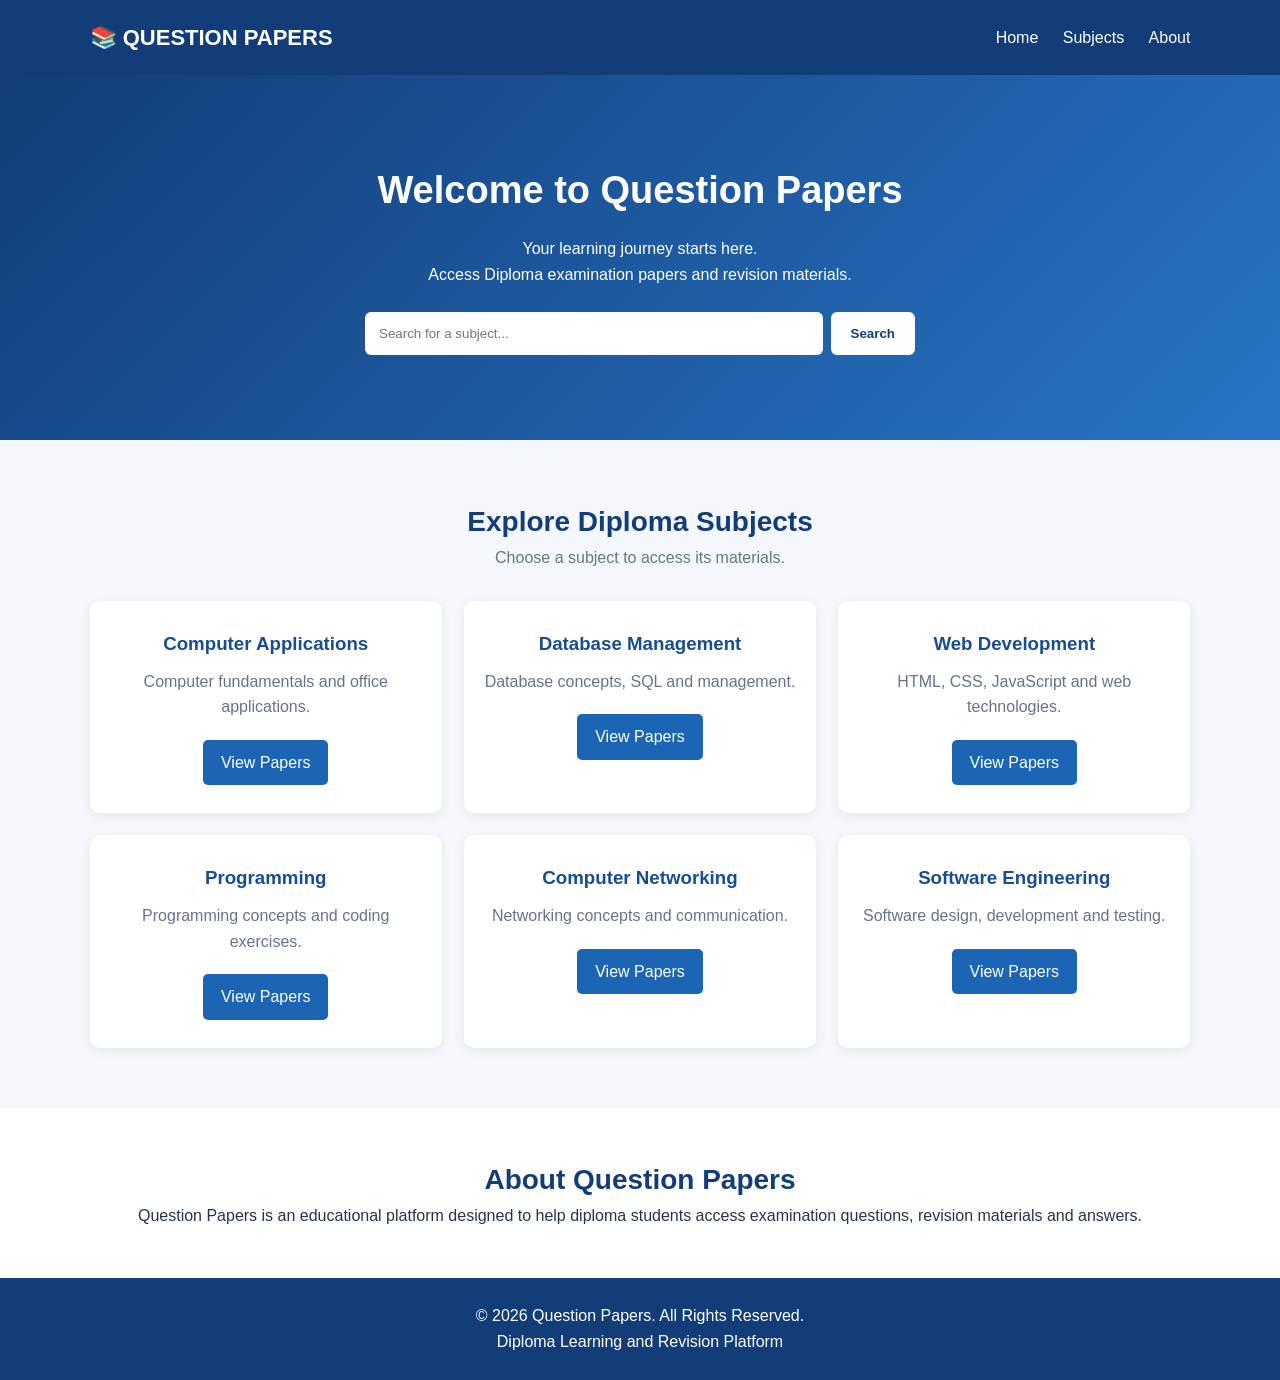
<file: index.html>
<!DOCTYPE html>
<html lang="en">
<head>
    <meta charset="UTF-8">
    <meta name="viewport" content="width=device-width, initial-scale=1.0">
    <title>Question Papers | Diploma Studies</title>
    <link rel="stylesheet" href="style.css">
</head>
<body>

<header>
    <div class="logo">📚 QUESTION PAPERS</div>
    <nav>
        <a href="index.html">Home</a>
        <a href="#subjects">Subjects</a>
        <a href="#about">About</a>
    </nav>
</header>

<section class="hero">
    <h1>Welcome to Question Papers</h1>
    <p>Your learning journey starts here.</p>
    <p>Access Diploma examination papers and revision materials.</p>

    <div class="search-box">
        <input type="text" id="searchInput"
        placeholder="Search for a subject...">
        <button onclick="searchSubjects()">Search</button>
    </div>
</section>

<section class="subjects" id="subjects">
    <h2>Explore Diploma Subjects</h2>
    <p class="subtitle">Choose a subject to access its materials.</p>

    <div class="subject-grid" id="subjectGrid">

        <div class="subject-card">
            <h3>Computer Applications</h3>
            <p>Computer fundamentals and office applications.</p>
            <a href="questions.html?subject=computer-applications">View Papers</a>
        </div>

        <div class="subject-card">
            <h3>Database Management</h3>
            <p>Database concepts, SQL and management.</p>
            <a href="questions.html?subject=database-management">View Papers</a>
        </div>

        <div class="subject-card">
            <h3>Web Development</h3>
            <p>HTML, CSS, JavaScript and web technologies.</p>
            <a href="questions.html?subject=web-development">View Papers</a>
        </div>

        <div class="subject-card">
            <h3>Programming</h3>
            <p>Programming concepts and coding exercises.</p>
            <a href="questions.html?subject=programming">View Papers</a>
        </div>

        <div class="subject-card">
            <h3>Computer Networking</h3>
            <p>Networking concepts and communication.</p>
            <a href="questions.html?subject=networking">View Papers</a>
        </div>

        <div class="subject-card">
            <h3>Software Engineering</h3>
            <p>Software design, development and testing.</p>
            <a href="questions.html?subject=software-engineering">View Papers</a>
        </div>

    </div>
</section>

<section class="about" id="about">
    <h2>About Question Papers</h2>
    <p>
        Question Papers is an educational platform designed
        to help diploma students access examination questions,
        revision materials and answers.
    </p>
</section>

<footer>
    <p>© 2026 Question Papers. All Rights Reserved.</p>
    <p>Diploma Learning and Revision Platform</p>
</footer>

<script src="script.js"></script>
</body>
</html>
</file>
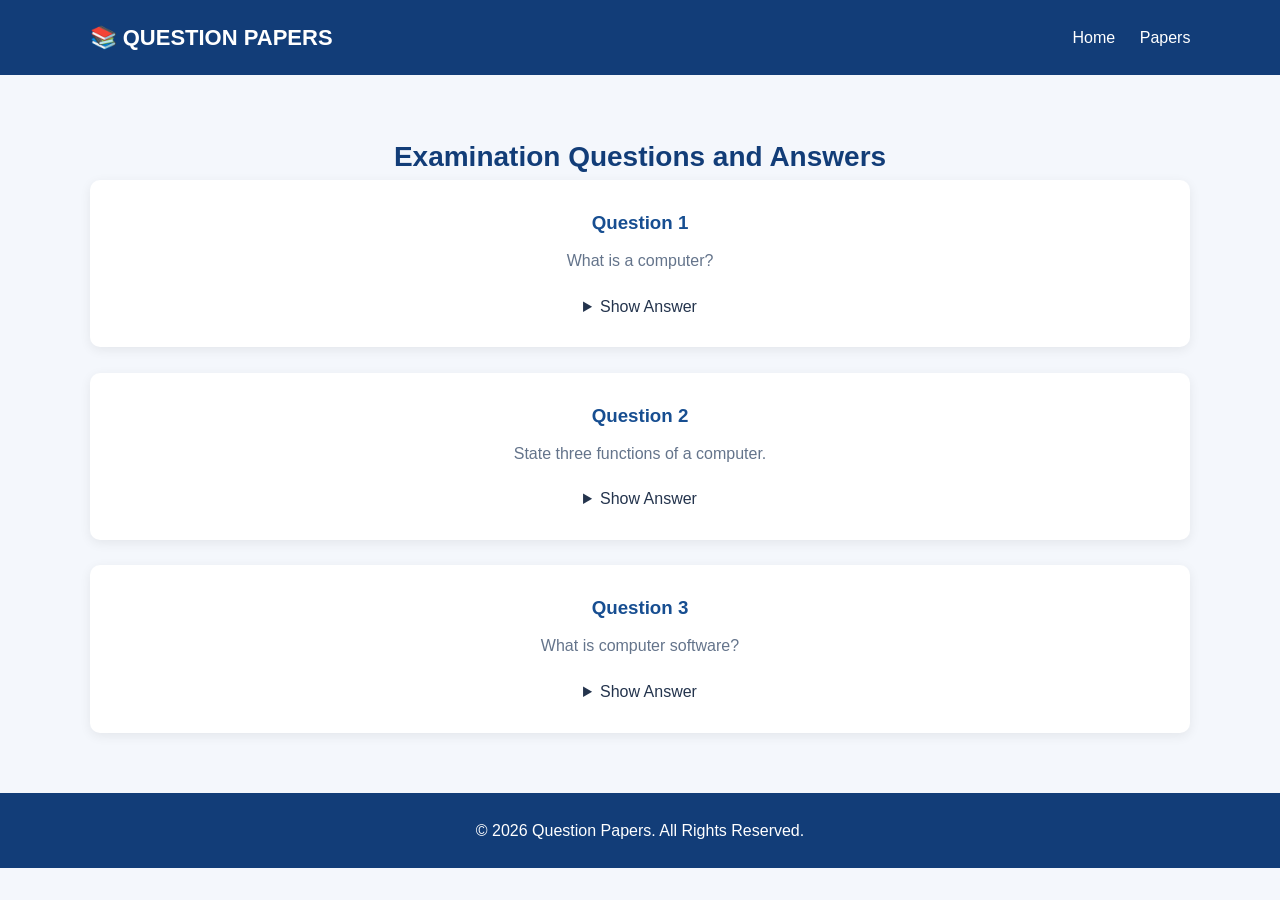
<file: answers.html>
<!DOCTYPE html>
<html lang="en">
<head>
    <meta charset="UTF-8">
    <meta name="viewport" content="width=device-width, initial-scale=1.0">
    <title>Questions and Answers</title>
    <link rel="stylesheet" href="style.css">
</head>
<body>

<header>
    <div class="logo">📚 QUESTION PAPERS</div>
    <nav>
        <a href="index.html">Home</a>
        <a href="questions.html">Papers</a>
    </nav>
</header>

<section class="subjects">
    <h2>Examination Questions and Answers</h2>

    <div class="subject-card">
        <h3>Question 1</h3>
        <p>What is a computer?</p>
        <details>
            <summary>Show Answer</summary>
            <p>A computer is an electronic device that accepts,
            processes, stores and outputs data.</p>
        </details>
    </div>

    <br>

    <div class="subject-card">
        <h3>Question 2</h3>
        <p>State three functions of a computer.</p>
        <details>
            <summary>Show Answer</summary>
            <p>
                1. Input<br>
                2. Processing<br>
                3. Output
            </p>
        </details>
    </div>

    <br>

    <div class="subject-card">
        <h3>Question 3</h3>
        <p>What is computer software?</p>
        <details>
            <summary>Show Answer</summary>
            <p>Software is a collection of programs and instructions
            that tell a computer what to do.</p>
        </details>
    </div>

</section>

<footer>
    <p>© 2026 Question Papers. All Rights Reserved.</p>
</footer>

</body>
</html>
</file>
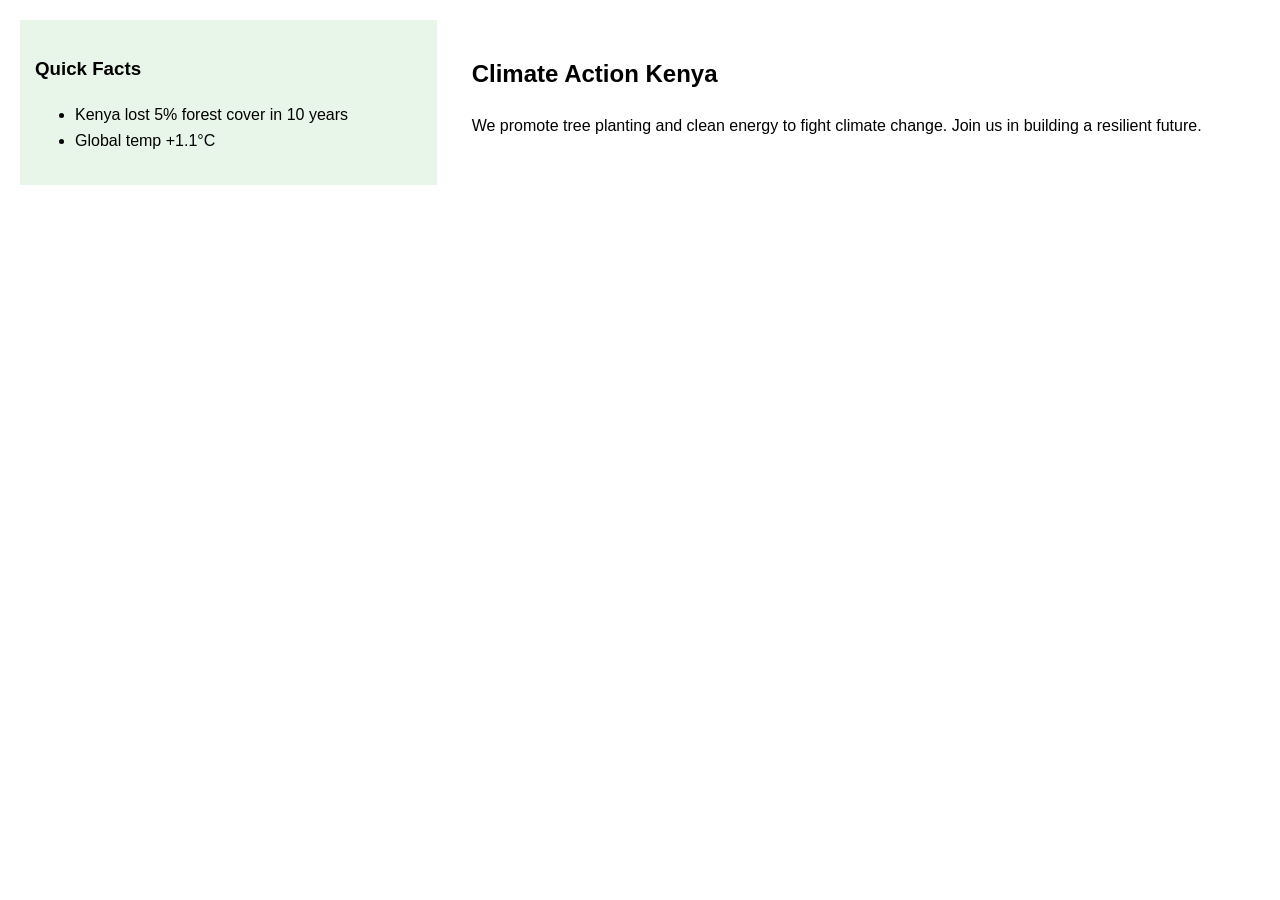
<file: CAC.html>
<!DOCTYPE html>
<html>
<head>
<style>
  body { font-family: Verdana, Arial, sans-serif; margin:0; line-height:1.6; }
  .container {
    display: flex;
    gap: 20px;
    padding: 20px;
  }
  .sidebar {
    flex: 1;
    background: #e8f5e9;
    padding: 15px;
  }
  .main {
    flex: 2;
    background: #fff;
    padding: 15px;
  }
  /* Responsive: single column below 600px */
  @media (max-width: 600px) {
    .container { flex-direction: column; }
  }
</style>
</head>
<body>
  <div class="container">
    <aside class="sidebar">
      <h3>Quick Facts</h3>
      <ul>
        <li>Kenya lost 5% forest cover in 10 years</li>
        <li>Global temp +1.1°C</li>
      </ul>
    </aside>
    <article class="main">
      <h1>Climate Action Kenya</h1>
      <p>We promote tree planting and clean energy to fight climate change. Join us in building a resilient future.</p>
    </article>
  </div>
</body>
</html>
</file>
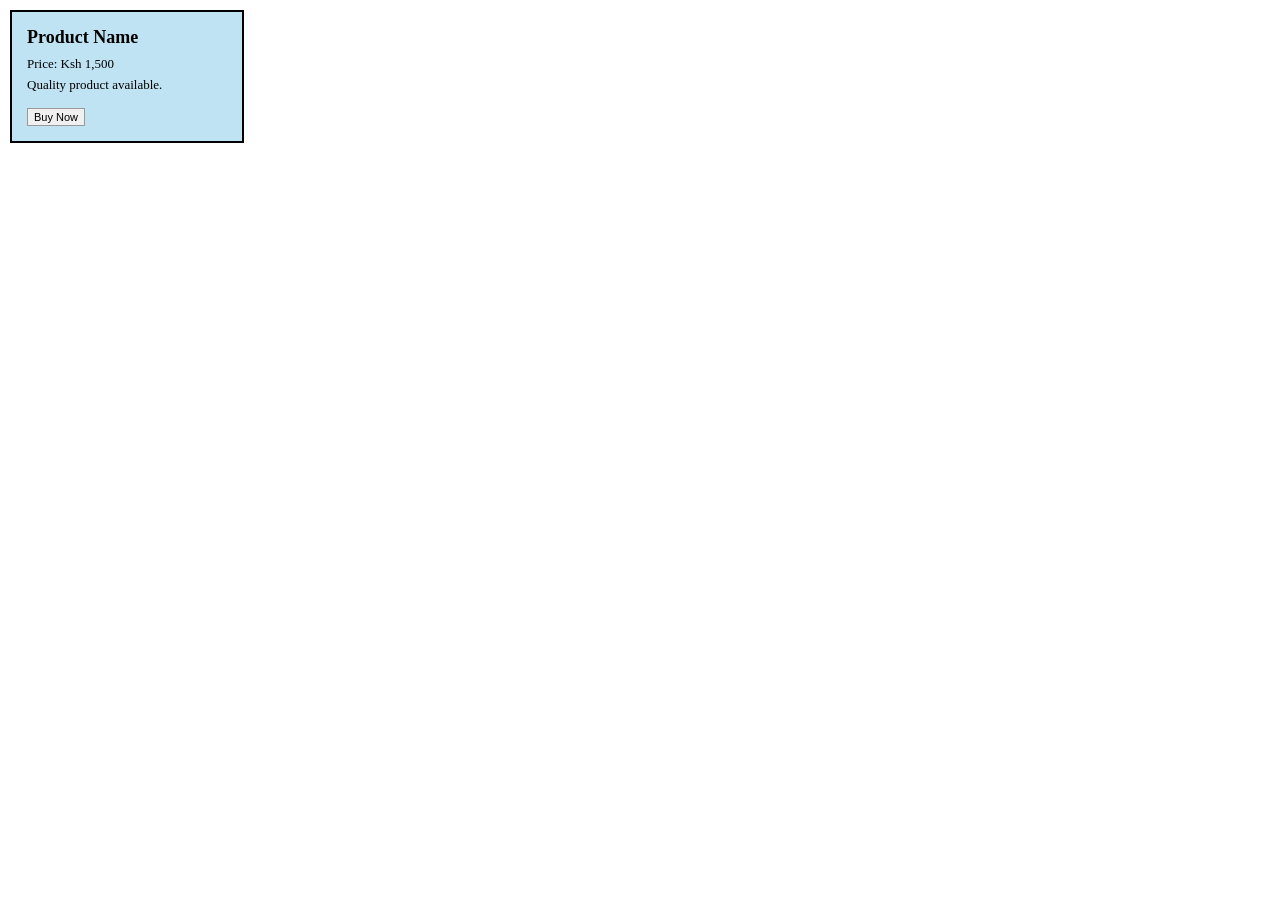
<file: CSSboxmodel.html>
<!DOCTYPE html>
<html lang="en">
<head>
<meta charset="UTF-8">
<title>CSS Box Model - Product Card</title>
<style>
  body {
    background: white;
    font-family: Times New Roman, serif;
    margin: 0;
  }

  /* THIS IS THE BOX MODEL - Same as your screenshot */
  .product-box {
    /* 1. CONTENT - width of the text area */
    width: 200px;

    /* 2. BACKGROUND - light blue like in photo */
    background-color: #BFE3F2;

    /* 3. PADDING - space INSIDE between text and border */
    padding: 15px;

    /* 4. BORDER - black line around it */
    border: 2px solid black;

    /* 5. MARGIN - space OUTSIDE, pushes it from screen edge */
    margin: 10px;
    /* margin-top: 10px; margin-left: 10px; */
  }

  .product-box h3 {
    margin: 0 0 8px 0; /* margin below heading */
    font-size: 18px;
    font-weight: bold;
  }

  .product-box p {
    margin: 5px 0; /* small margin between lines */
    font-size: 13px;
  }

  .product-box button {
    margin-top: 10px; /* margin above button */
    padding: 2px 6px; /* padding inside button */
    background: #f0f0f0;
    border: 1px solid #999;
    font-size: 11px;
    cursor: pointer;
  }
</style>
</head>
<body>

  <div class="product-box">
    <h3>Product Name</h3>
    <p>Price: Ksh 1,500</p>
    <p>Quality product available.</p>
    <button>Buy Now</button>
  </div>

</body>
</html>
</file>
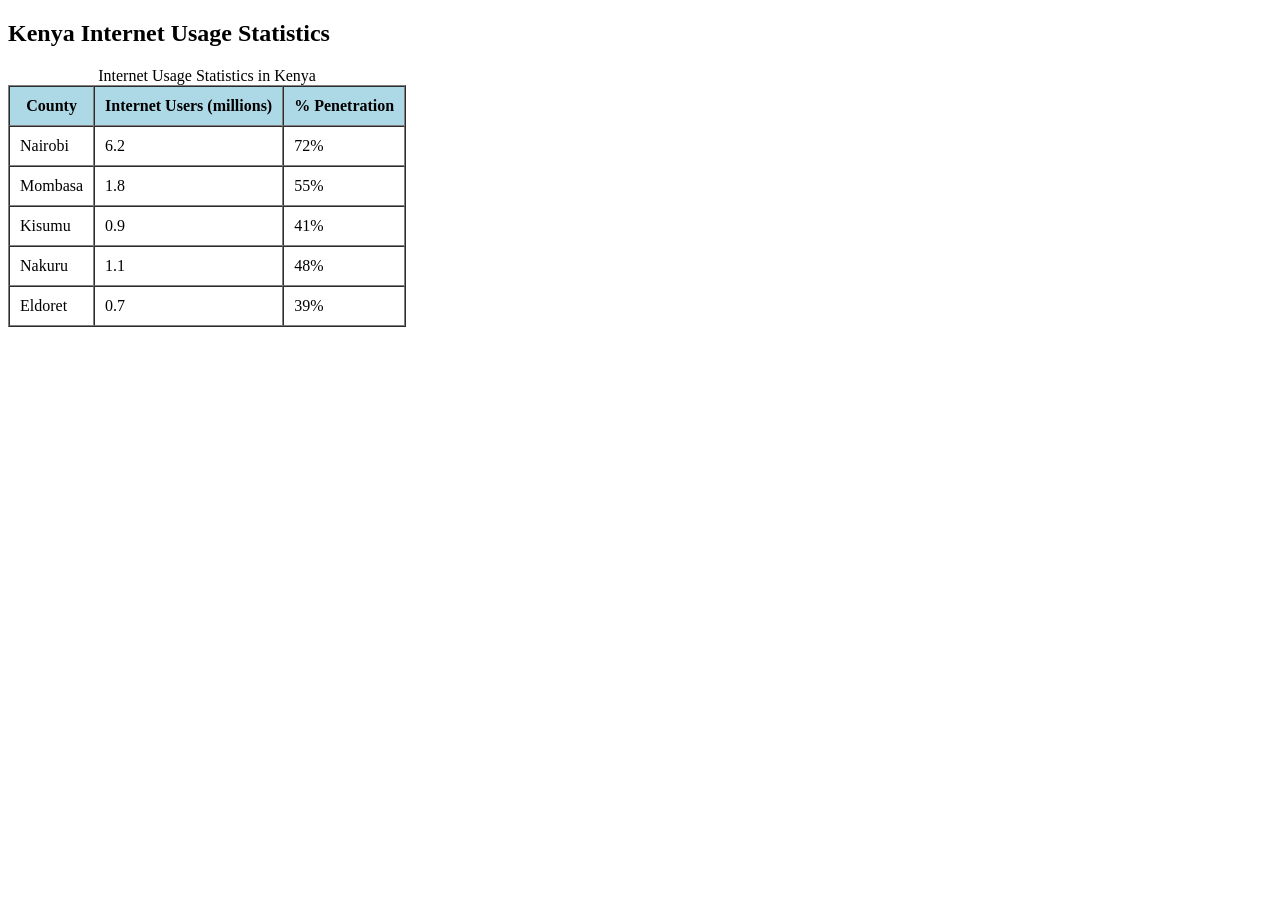
<file: KNBS.html>
<!DOCTYPE html>
<html>
<head>
    <title>Kenya Internet Usage Statistics</title>
</head>
<body>

    <h2>Kenya Internet Usage Statistics</h2>

    <table border="1" cellpadding="10" cellspacing="0">

        <caption>Internet Usage Statistics in Kenya</caption>

        <tr bgcolor="lightblue">
            <th>County</th>
            <th>Internet Users (millions)</th>
            <th>% Penetration</th>
        </tr>

        <tr>
            <td>Nairobi</td>
            <td>6.2</td>
            <td>72%</td>
        </tr>

        <tr>
            <td>Mombasa</td>
            <td>1.8</td>
            <td>55%</td>
        </tr>

        <tr>
            <td>Kisumu</td>
            <td>0.9</td>
            <td>41%</td>
        </tr>

        <tr>
            <td>Nakuru</td>
            <td>1.1</td>
            <td>48%</td>
        </tr>

        <tr>
            <td>Eldoret</td>
            <td>0.7</td>
            <td>39%</td>
        </tr>

    </table>

</body>
</html>
</file>
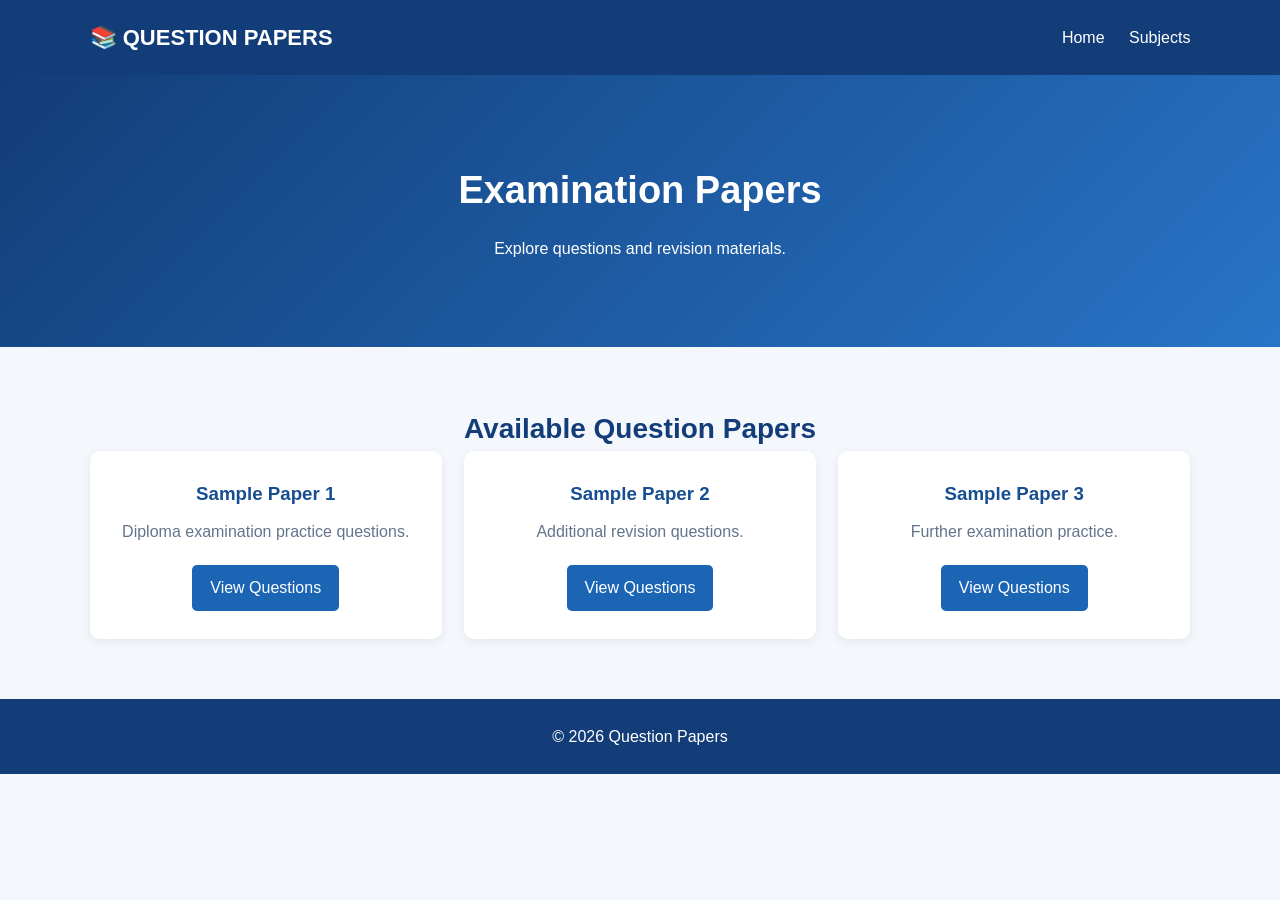
<file: questions.html>
<!DOCTYPE html>
<html lang="en">
<head>
    <meta charset="UTF-8">
    <meta name="viewport" content="width=device-width, initial-scale=1.0">
    <title>Question Papers</title>
    <link rel="stylesheet" href="style.css">
</head>
<body>

<header>
    <div class="logo">📚 QUESTION PAPERS</div>
    <nav>
        <a href="index.html">Home</a>
        <a href="index.html#subjects">Subjects</a>
    </nav>
</header>

<section class="hero">
    <h1 id="subjectTitle">Examination Papers</h1>
    <p>Explore questions and revision materials.</p>
</section>

<section class="subjects">
    <h2>Available Question Papers</h2>

    <div class="subject-grid">

        <div class="subject-card">
            <h3>Sample Paper 1</h3>
            <p>Diploma examination practice questions.</p>
            <a href="answers.html?paper=1">View Questions</a>
        </div>

        <div class="subject-card">
            <h3>Sample Paper 2</h3>
            <p>Additional revision questions.</p>
            <a href="answers.html?paper=2">View Questions</a>
        </div>

        <div class="subject-card">
            <h3>Sample Paper 3</h3>
            <p>Further examination practice.</p>
            <a href="answers.html?paper=3">View Questions</a>
        </div>

    </div>
</section>

<footer>
    <p>© 2026 Question Papers</p>
</footer>

<script>
const subjects = {
    "computer-applications": "Computer Applications",
    "database-management": "Database Management",
    "web-development": "Web Development",
    "programming": "Programming",
    "networking": "Computer Networking",
    "software-engineering": "Software Engineering"
};

const selected = new URLSearchParams(location.search)
    .get("subject");

document.getElementById("subjectTitle").textContent =
    subjects[selected] || "Examination Papers";
</script>

</body>
</html>
</file>
<file: style.css>
* {
    margin: 0;
    padding: 0;
    box-sizing: border-box;
}

body {
    font-family: Arial, sans-serif;
    background: #f4f7fc;
    color: #24344d;
    line-height: 1.6;
}

header {
    background: #123d78;
    color: white;
    padding: 20px 7%;
    display: flex;
    justify-content: space-between;
    align-items: center;
    flex-wrap: wrap;
}

.logo {
    font-size: 22px;
    font-weight: bold;
}

nav a {
    color: white;
    text-decoration: none;
    margin-left: 20px;
}

nav a:hover {
    color: #a9d1ff;
}

.hero {
    background: linear-gradient(135deg, #123d78, #2875c7);
    color: white;
    text-align: center;
    padding: 85px 20px;
}

.hero h1 {
    font-size: 38px;
    margin-bottom: 15px;
}

.search-box {
    margin: 25px auto 0;
    max-width: 550px;
    display: flex;
    gap: 8px;
}

.search-box input {
    flex: 1;
    padding: 14px;
    border: none;
    border-radius: 6px;
    min-width: 0;
}

.search-box button {
    background: #ffffff;
    color: #123d78;
    border: none;
    padding: 12px 20px;
    border-radius: 6px;
    cursor: pointer;
    font-weight: bold;
}

.subjects {
    padding: 60px 7%;
    text-align: center;
}

.subjects h2,
.about h2 {
    color: #123d78;
    font-size: 28px;
}

.subtitle {
    margin-bottom: 30px;
    color: #66758a;
}

.subject-grid {
    display: grid;
    grid-template-columns: repeat(3, 1fr);
    gap: 22px;
}

.subject-card {
    background: white;
    padding: 28px 20px;
    border-radius: 10px;
    box-shadow: 0 3px 12px rgba(0,0,0,0.07);
    transition: 0.3s;
}

.subject-card:hover {
    transform: translateY(-5px);
}

.subject-card h3 {
    color: #174e91;
    margin-bottom: 10px;
}

.subject-card p {
    color: #64748b;
    margin-bottom: 20px;
}

.subject-card a {
    display: inline-block;
    background: #1c65b5;
    color: white;
    padding: 10px 18px;
    border-radius: 5px;
    text-decoration: none;
}

.subject-card a:hover {
    background: #123d78;
}

.about {
    padding: 50px 10%;
    text-align: center;
    background: white;
}

footer {
    background: #123d78;
    color: white;
    text-align: center;
    padding: 25px;
}

@media (max-width: 750px) {
    .subject-grid {
        grid-template-columns: repeat(2, 1fr);
    }

    header {
        gap: 15px;
    }
}

@media (max-width: 480px) {
    .subject-grid {
        grid-template-columns: 1fr;
    }

    .hero h1 {
        font-size: 28px;
    }

    .search-box {
        flex-direction: column;
    }

    nav a {
        margin-left: 8px;
    }
}
</file>
